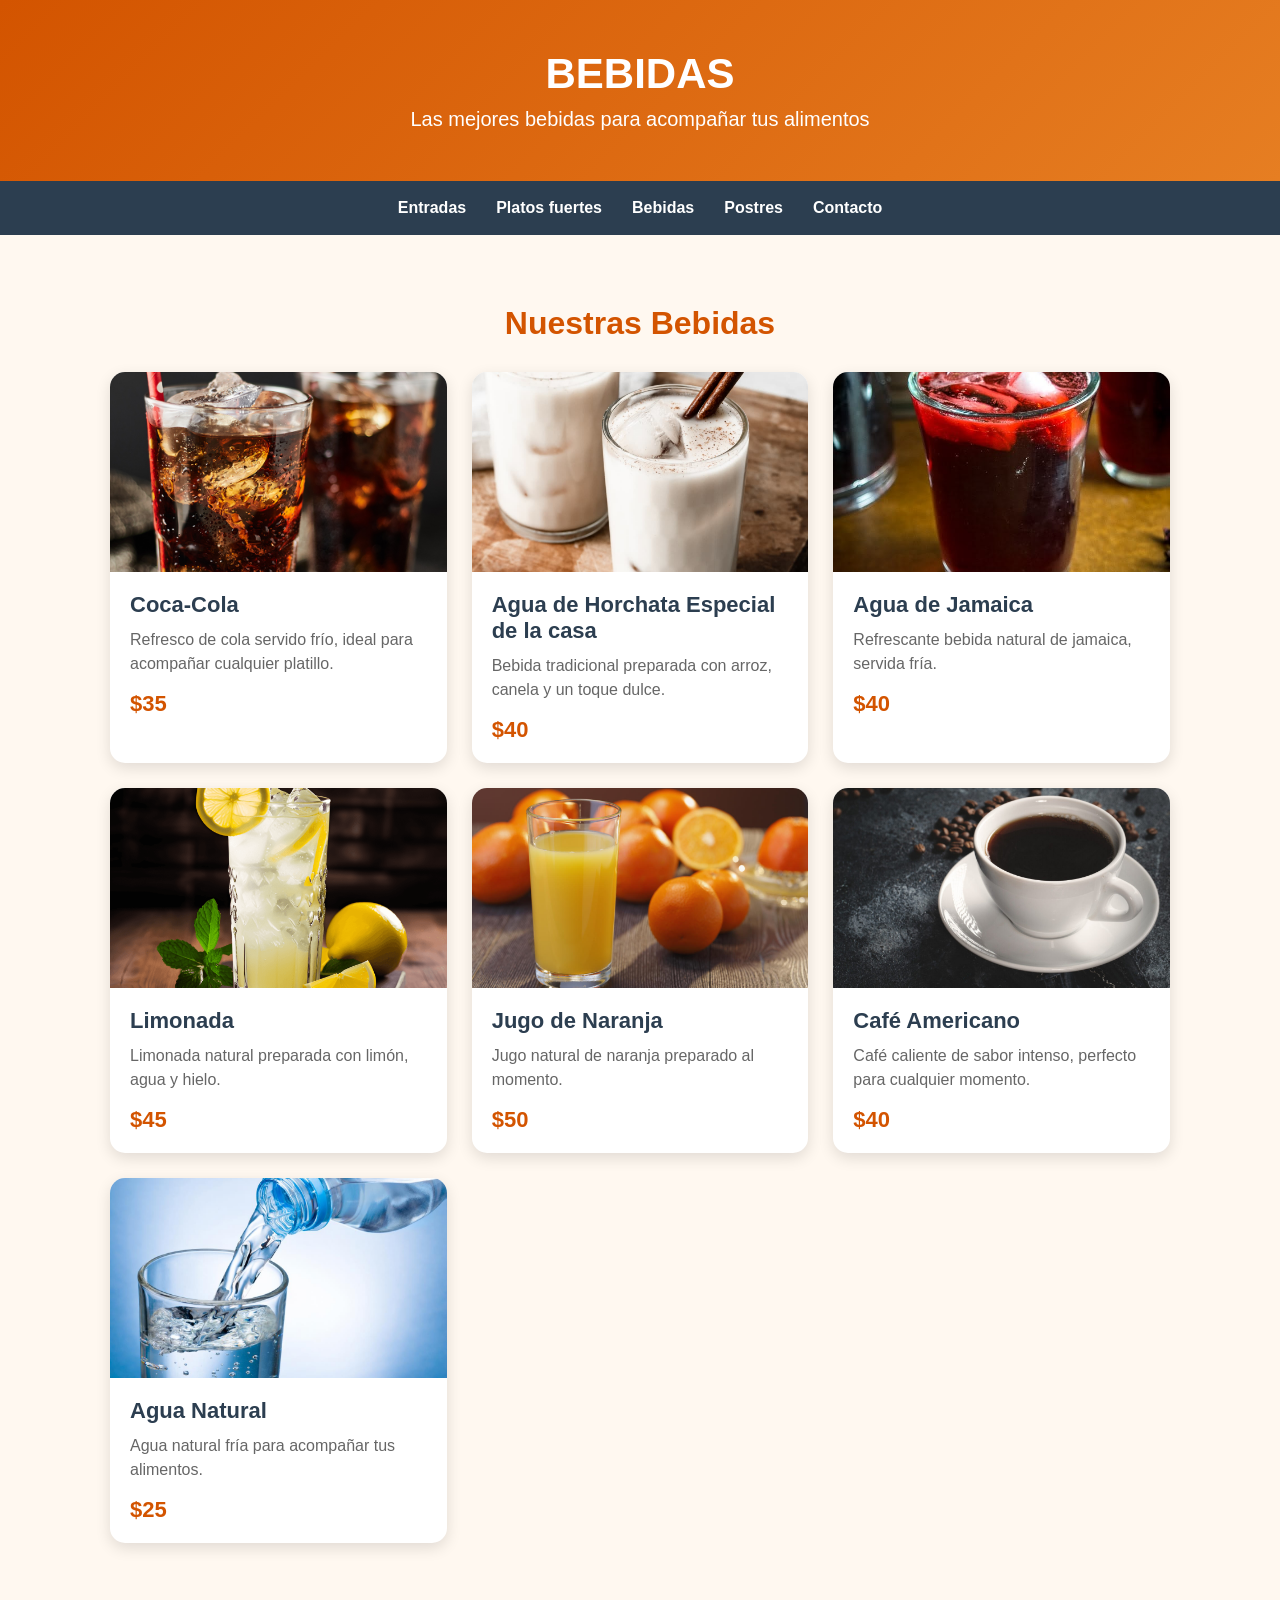
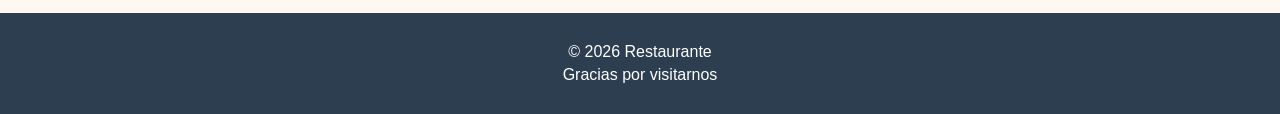
<file: bebidas.html>
<!DOCTYPE html>
<html lang="es">

<head>
    <meta charset="UTF-8">
    <meta name="viewport" content="width=device-width, initial-scale=1.0">

    <title>Bebidas | Restaurante</title>

    <link rel="stylesheet" href="style.css">
</head>

<body>

    <!-- ENCABEZADO -->
    <header class="encabezado">

        <h1>BEBIDAS</h1>

        <p>
            Las mejores bebidas para acompañar tus alimentos
        </p>

    </header>


    <!-- NAVEGACIÓN -->
    <nav class="navegacion">

     <a href="entradas.html">Entradas</a>
        <a href="platos.html">Platos fuertes</a>
        <a href="bebidas.html">Bebidas</a>
        <a href="postres.html">Postres</a>
        <a href="Contacto.html">Contacto</a>
    </nav>


    <!-- SECCIÓN DE BEBIDAS -->
    <section class="seccion" id="bebidas">

        <h2>Nuestras Bebidas</h2>

        <div class="menu">


            <!-- BEBIDA 1 -->
            <article class="producto">

                <img src="coca.jpg" alt="Coca Cola">

                <div class="producto-info">

                    <h3>Coca-Cola</h3>

                    <p>
                        Refresco de cola servido frío,
                        ideal para acompañar cualquier platillo.
                    </p>

                    <span>$35</span>

                </div>

            </article>


            <!-- BEBIDA 2 -->
            <article class="producto">

                <img src="horchata.jpg" alt="Agua de Horchata">

                <div class="producto-info">

                    <h3>Agua de Horchata Especial de la casa</h3>

                    <p>
                        Bebida tradicional preparada con arroz,
                        canela y un toque dulce.
                    </p>

                    <span>$40</span>

                </div>

            </article>


            <!-- BEBIDA 3 -->
            <article class="producto">

                <img src="jamaica.jpg" alt="Agua de Jamaica">

                <div class="producto-info">

                    <h3>Agua de Jamaica</h3>

                    <p>
                        Refrescante bebida natural de jamaica,
                        servida fría.
                    </p>

                    <span>$40</span>

                </div>

            </article>


            <!-- BEBIDA 4 -->
            <article class="producto">

                <img src="limonada.png" alt="Limonada">

                <div class="producto-info">

                    <h3>Limonada</h3>

                    <p>
                        Limonada natural preparada con limón,
                        agua y hielo.
                    </p>

                    <span>$45</span>

                </div>

            </article>


            <!-- BEBIDA 5 -->
            <article class="producto">

                <img src="jugo de naranja.jpg" alt="Jugo de Naranja">

                <div class="producto-info">

                    <h3>Jugo de Naranja</h3>

                    <p>
                        Jugo natural de naranja preparado
                        al momento.
                    </p>

                    <span>$50</span>

                </div>

            </article>


            <!-- BEBIDA 6 -->
            <article class="producto">

                <img src="cafeamericano.jpg" alt="Café Americano">

                <div class="producto-info">

                    <h3>Café Americano</h3>

                    <p>
                        Café caliente de sabor intenso,
                        perfecto para cualquier momento.
                    </p>

                    <span>$40</span>

                </div>

            </article>


            <!-- BEBIDA 7 -->
            <article class="producto">

                <img src="agua.jpg" alt="Agua Natural">

                <div class="producto-info">

                    <h3>Agua Natural</h3>

                    <p>
                        Agua natural fría para acompañar
                        tus alimentos.
                    </p>

                    <span>$25</span>

                </div>

            </article>


        </div>

    </section>


    <!-- PIE DE PÁGINA -->
    <footer>

        <p>© 2026 Restaurante</p>

        <p>Gracias por visitarnos</p>

    </footer>


</body>

</html>
</file>
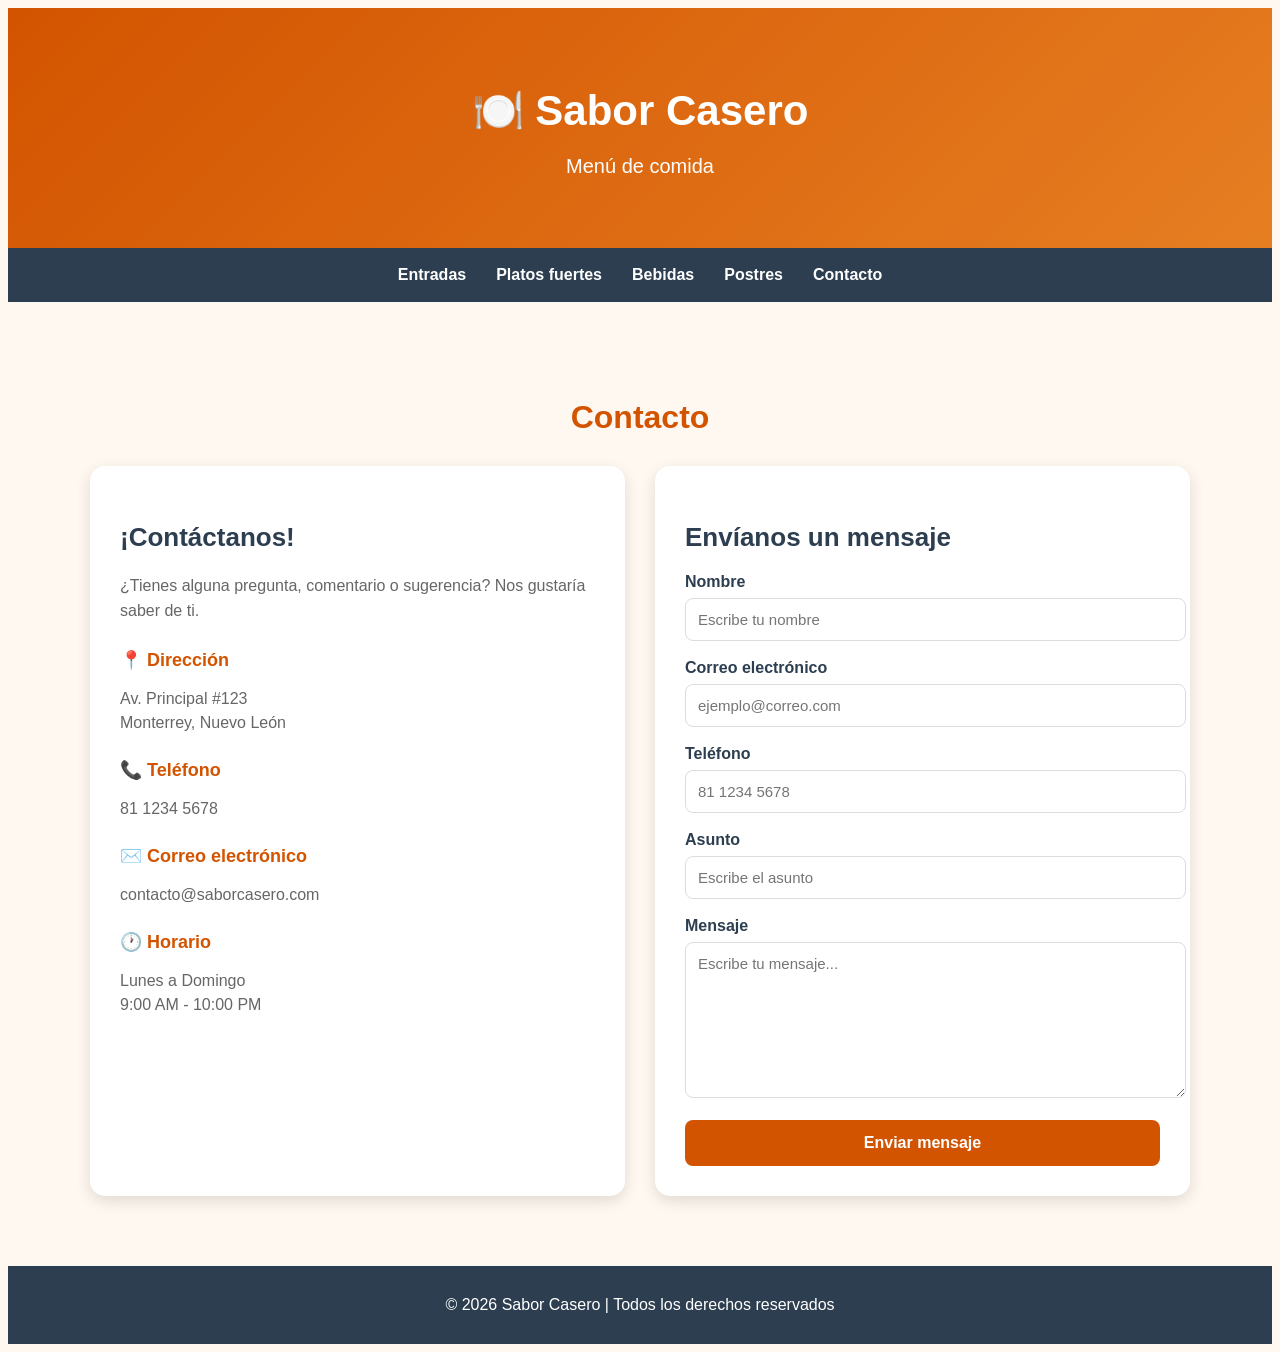
<file: Contacto.html>
<!DOCTYPE html> <html lang="es"> <head> <meta charset="UTF-8"> <meta name="viewport" content="width=device-width, initial-scale=1.0">
<title>Contacto | Sabor Casero</title>

<link rel="stylesheet" href="contacto.css">

</head> <body>
<header class="encabezado">
    <h1>🍽️ Sabor Casero</h1>
    <p>Menú de comida</p>
</header>

<nav class="navegacion">
    <a href="entradas.html">Entradas</a>
    <a href="platos.html">Platos fuertes</a>
    <a href="bebidas.html">Bebidas</a>
    <a href="postres.html">Postres</a>
    <a href="Contacto.html">Contacto</a>
</nav>

<main>

    <section class="seccion">

        <h2>Contacto</h2>

        <div class="contacto">

            <div class="informacion">

                <h3>¡Contáctanos!</h3>

                <p>
                    ¿Tienes alguna pregunta, comentario o sugerencia?
                    Nos gustaría saber de ti.
                </p>

                <div class="dato">
                    <h4>📍 Dirección</h4>
                    <p>
                        Av. Principal #123<br>
                        Monterrey, Nuevo León
                    </p>
                </div>

                <div class="dato">
                    <h4>📞 Teléfono</h4>
                    <p>81 1234 5678</p>
                </div>

                <div class="dato">
                    <h4>✉️ Correo electrónico</h4>
                    <p>contacto@saborcasero.com</p>
                </div>

                <div class="dato">
                    <h4>🕐 Horario</h4>
                    <p>
                        Lunes a Domingo<br>
                        9:00 AM - 10:00 PM
                    </p>
                </div>

            </div>


            <div class="formulario">

                <h3>Envíanos un mensaje</h3>

                <form>

                    <label for="nombre">Nombre</label>
                    <input
                        type="text"
                        id="nombre"
                        name="nombre"
                        placeholder="Escribe tu nombre"
                        required
                    >

                    <label for="correo">Correo electrónico</label>
                    <input
                        type="email"
                        id="correo"
                        name="correo"
                        placeholder="ejemplo@correo.com"
                        required
                    >

                    <label for="telefono">Teléfono</label>
                    <input
                        type="tel"
                        id="telefono"
                        name="telefono"
                        placeholder="81 1234 5678"
                    >

                    <label for="asunto">Asunto</label>
                    <input
                        type="text"
                        id="asunto"
                        name="asunto"
                        placeholder="Escribe el asunto"
                        required
                    >

                    <label for="mensaje">Mensaje</label>
                    <textarea
                        id="mensaje"
                        name="mensaje"
                        placeholder="Escribe tu mensaje..."
                        required
                    ></textarea>

                    <button type="submit">
                        Enviar mensaje
                    </button>

                </form>

            </div>

        </div>

    </section>

</main>

<footer>
    <p>© 2026 Sabor Casero | Todos los derechos reservados</p>
</footer>

</body> </html>
</file>
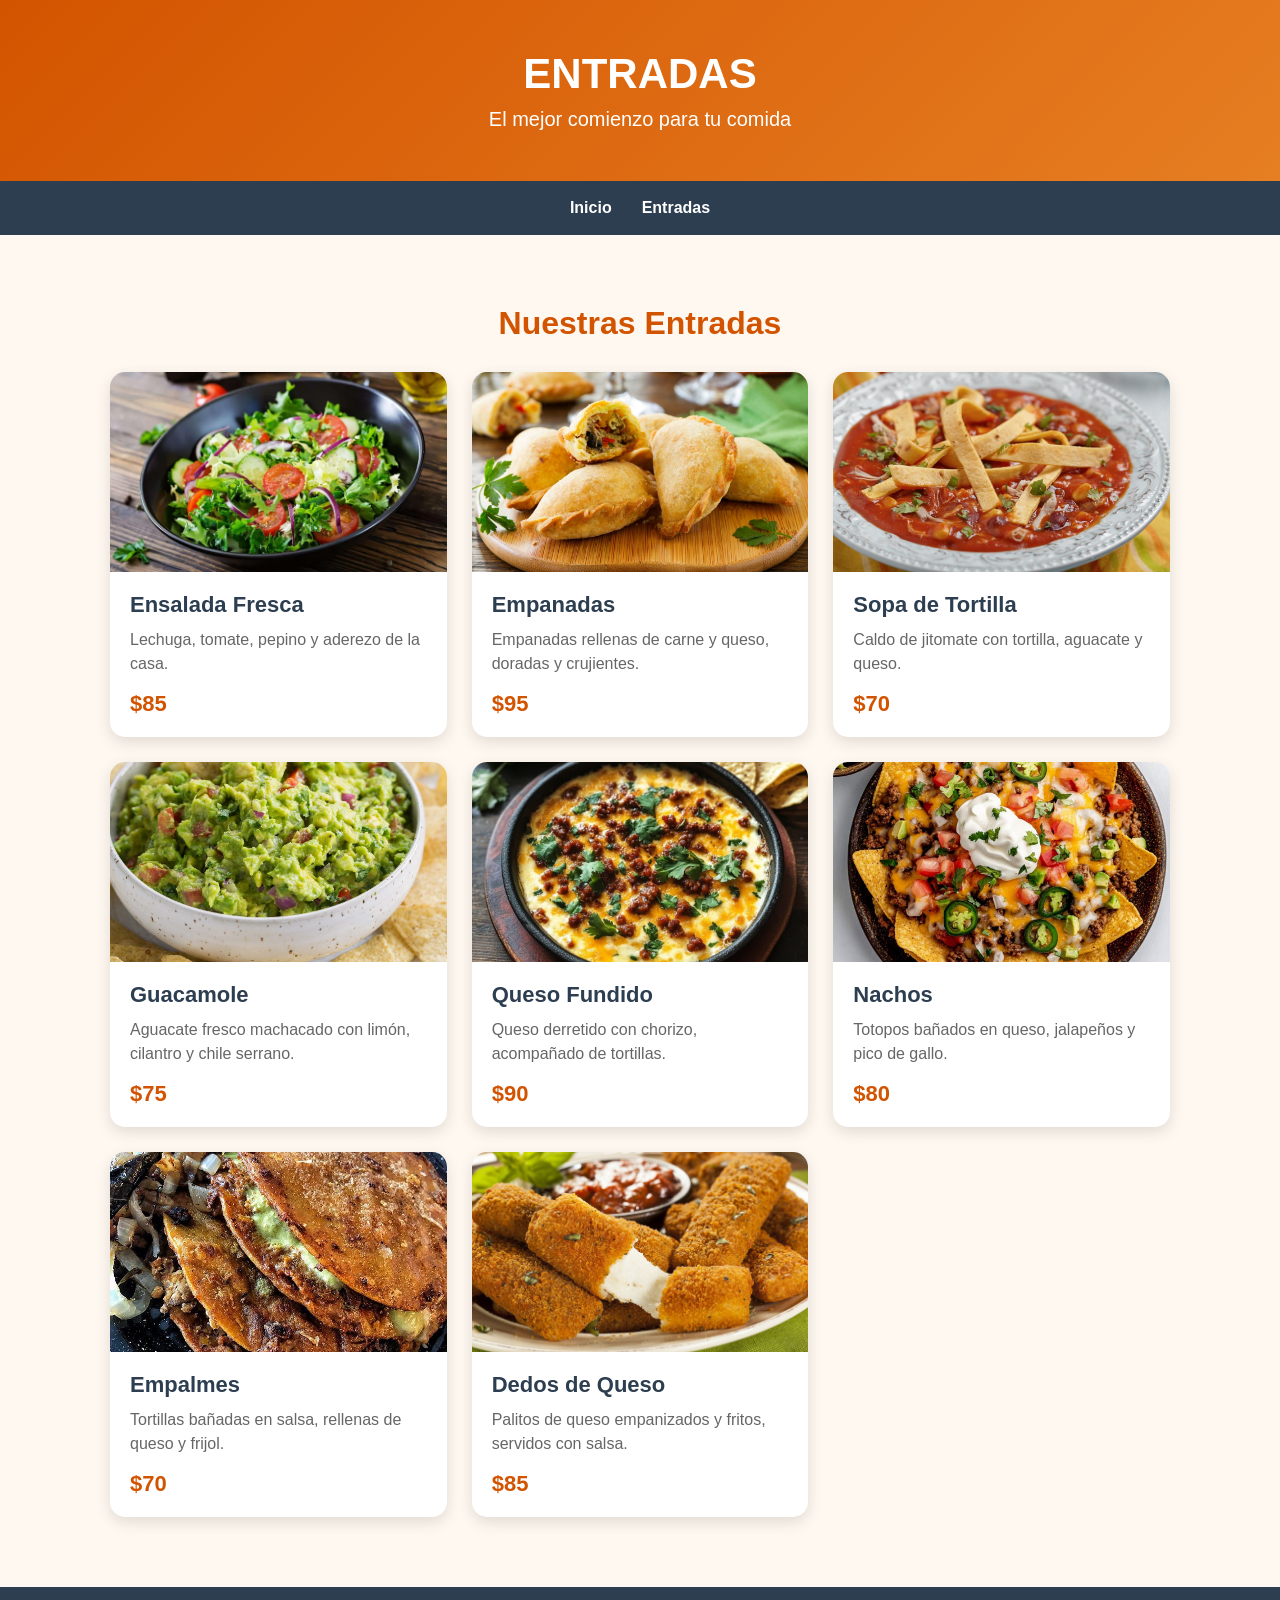
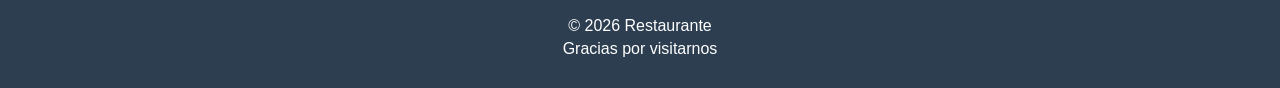
<file: entradas.html>
<!DOCTYPE html>
<html lang="es">

<head>
    <meta charset="UTF-8">
    <meta name="viewport" content="width=device-width, initial-scale=1.0">

    <title>Entradas | Restaurante</title>

    <link rel="stylesheet" href="style.css">
</head>

<body>

    <!-- ENCABEZADO -->
    <header class="encabezado">

        <h1>ENTRADAS</h1>

        <p>
            El mejor comienzo para tu comida
        </p>

    </header>


    <!-- NAVEGACIÓN -->
    <nav class="navegacion">

        <a href="index.html">Inicio</a>

        <a href="#entradas">Entradas</a>

    </nav>


    <!-- SECCIÓN DE ENTRADAS -->
    <section class="seccion" id="entradas">

        <h2>Nuestras Entradas</h2>

        <div class="menu">


            <!-- ENTRADA 1 -->
            <article class="producto">

                <img src="ensalada.webp" alt="Ensalada Fresca">

                <div class="producto-info">

                    <h3>Ensalada Fresca</h3>

                    <p>
                        Lechuga, tomate, pepino y aderezo
                        de la casa.
                    </p>

                    <span>$85</span>

                </div>

            </article>


            <!-- ENTRADA 2 -->
            <article class="producto">

                <img src="empanadas.jpg" alt="Empanadas">

                <div class="producto-info">

                    <h3>Empanadas</h3>

                    <p>
                        Empanadas rellenas de carne y queso,
                        doradas y crujientes.
                    </p>

                    <span>$95</span>

                </div>

            </article>


            <!-- ENTRADA 3 -->
            <article class="producto">

                <img src="sopa.jpg" alt="Sopa de Tortilla">

                <div class="producto-info">

                    <h3>Sopa de Tortilla</h3>

                    <p>
                        Caldo de jitomate con tortilla,
                        aguacate y queso.
                    </p>

                    <span>$70</span>

                </div>

            </article>


            <!-- ENTRADA 4 -->
            <article class="producto">

                <img src="guacamole.jpg" alt="Guacamole">

                <div class="producto-info">

                    <h3>Guacamole</h3>

                    <p>
                        Aguacate fresco machacado con limón,
                        cilantro y chile serrano.
                    </p>

                    <span>$75</span>

                </div>

            </article>


            <!-- ENTRADA 5 -->
            <article class="producto">

                <img src="quesofundido.jpg" alt="Queso Fundido">

                <div class="producto-info">

                    <h3>Queso Fundido</h3>

                    <p>
                        Queso derretido con chorizo,
                        acompañado de tortillas.
                    </p>

                    <span>$90</span>

                </div>

            </article>


            <!-- ENTRADA 6 -->
            <article class="producto">

                <img src="nachos.jpg" alt="Nachos">

                <div class="producto-info">

                    <h3>Nachos</h3>

                    <p>
                        Totopos bañados en queso, jalapeños
                        y pico de gallo.
                    </p>

                    <span>$80</span>

                </div>

            </article>


            <!-- ENTRADA 7 -->
            <article class="producto">

                <img src="empalmes.jpg" alt="Empalmes">

                <div class="producto-info">

                    <h3>Empalmes</h3>

                    <p>
                        Tortillas bañadas en salsa, rellenas
                        de queso y frijol.
                    </p>

                    <span>$70</span>

                </div>

            </article>


            <!-- ENTRADA 8 -->
            <article class="producto">

                <img src="dedosqueso.jpg" alt="Dedos de Queso">

                <div class="producto-info">

                    <h3>Dedos de Queso</h3>

                    <p>
                        Palitos de queso empanizados y fritos,
                        servidos con salsa.
                    </p>

                    <span>$85</span>

                </div>

            </article>


        </div>

    </section>


    <!-- PIE DE PÁGINA -->
    <footer>

        <p>© 2026 Restaurante</p>

        <p>Gracias por visitarnos</p>

    </footer>


</body>

</html>
</file>
<file: style.css>
* {
    margin: 0;
    padding: 0;
    box-sizing: border-box;
}

html {
    scroll-behavior: smooth;
}

body {
    font-family: Arial, Helvetica, sans-serif;
    background-color: #fff8f0;
    color: #333;
}


/* -------------------------
   ENCABEZADO
------------------------- */

.encabezado {
    background: linear-gradient(135deg, #d35400, #e67e22);
    color: white;
    text-align: center;
    padding: 50px 20px;
}

.encabezado h1 {
    font-size: 42px;
    margin-bottom: 10px;
}

.encabezado p {
    font-size: 20px;
}


/* -------------------------
   NAVEGACIÓN
------------------------- */

.navegacion {
    background-color: #2c3e50;
    display: flex;
    justify-content: center;
    gap: 30px;
    padding: 18px;
    position: sticky;
    top: 0;
    z-index: 100;
}

.navegacion a {
    color: white;
    text-decoration: none;
    font-weight: bold;
    transition: 0.3s;
}

.navegacion a:hover {
    color: #f39c12;
}


/* -------------------------
   SECCIÓN
------------------------- */

.seccion {
    max-width: 1100px;
    margin: 50px auto;
    padding: 20px;
}

.seccion h2 {
    text-align: center;
    color: #d35400;
    font-size: 32px;
    margin-bottom: 30px;
}


/* -------------------------
   MENÚ DE BEBIDAS
------------------------- */

.menu {
    display: grid;
    grid-template-columns: repeat(auto-fit, minmax(280px, 1fr));
    gap: 25px;
}


/* -------------------------
   PRODUCTOS
------------------------- */

.producto {
    background-color: white;
    border-radius: 15px;
    overflow: hidden;

    box-shadow: 0 5px 15px rgba(0, 0, 0, 0.12);

    transition:
        transform 0.3s,
        box-shadow 0.3s;
}

.producto:hover {
    transform: translateY(-8px);

    box-shadow: 0 10px 25px rgba(0, 0, 0, 0.2);
}


/* -------------------------
   IMÁGENES
------------------------- */

.producto img {
    width: 100%;
    height: 200px;
    object-fit: cover;
    display: block;
}


/* -------------------------
   INFORMACIÓN
------------------------- */

.producto-info {
    padding: 20px;
}

.producto-info h3 {
    color: #2c3e50;
    font-size: 22px;
    margin-bottom: 10px;
}

.producto-info p {
    color: #666;
    line-height: 1.5;
    margin-bottom: 15px;
}

.producto-info span {
    color: #d35400;
    font-size: 22px;
    font-weight: bold;
}


/* -------------------------
   FOOTER
------------------------- */

footer {
    background-color: #2c3e50;
    color: white;
    text-align: center;
    padding: 25px;
    margin-top: 50px;
}

footer p {
    margin: 5px;
}


/* -------------------------
   RESPONSIVE
------------------------- */

@media (max-width: 600px) {

    .encabezado h1 {
        font-size: 32px;
    }

    .encabezado p {
        font-size: 17px;
    }

    .navegacion {
        gap: 15px;
        flex-wrap: wrap;
    }

    .navegacion a {
        font-size: 14px;
    }

    .seccion {
        margin: 30px auto;
        padding: 15px;
    }

    .seccion h2 {
        font-size: 28px;
    }

    .producto img {
        height: 220px;
    }
}
</file>
<file: contacto.css>
{
margin: 0;
padding: 0;
box-sizing: border-box;
}

html {
scroll-behavior: smooth;
}

body {
font-family: Arial, Helvetica, sans-serif;
background-color: #fff8f0;
color: #333;
}

/* -------------------------
ENCABEZADO
------------------------- */

.encabezado {
background: linear-gradient(135deg, #d35400, #e67e22);
color: white;
text-align: center;
padding: 50px 20px;
}

.encabezado h1 {
font-size: 42px;
margin-bottom: 10px;
}

.encabezado p {
font-size: 20px;
}

/* -------------------------
NAVEGACIÓN
------------------------- */

.navegacion {
background-color: #2c3e50;
display: flex;
justify-content: center;
gap: 30px;
padding: 18px;
position: sticky;
top: 0;
z-index: 100;
}

.navegacion a {
color: white;
text-decoration: none;
font-weight: bold;
transition: 0.3s;
}

.navegacion a:hover {
color: #f39c12;
}

/* -------------------------
SECCIÓN
------------------------- */

.seccion {
max-width: 1100px;
margin: 50px auto;
padding: 20px;
}

.seccion h2 {
text-align: center;
color: #d35400;
font-size: 32px;
margin-bottom: 30px;
}

/* -------------------------
CONTACTO
------------------------- */

.contacto {
display: grid;
grid-template-columns: 1fr 1fr;
gap: 30px;
}

/* -------------------------
INFORMACIÓN
------------------------- */

.informacion {
background-color: white;
padding: 30px;
border-radius: 15px;
box-shadow: 0 5px 15px rgba(0, 0, 0, 0.12);
}

.informacion h3 {
color: #2c3e50;
font-size: 26px;
margin-bottom: 20px;
}

.informacion > p {
color: #666;
line-height: 1.6;
margin-bottom: 25px;
}

.dato {
margin-bottom: 22px;
}

.dato h4 {
color: #d35400;
font-size: 18px;
margin-bottom: 5px;
}

.dato p {
color: #666;
line-height: 1.5;
}

/* -------------------------
FORMULARIO
------------------------- */

.formulario {
background-color: white;
padding: 30px;
border-radius: 15px;
box-shadow: 0 5px 15px rgba(0, 0, 0, 0.12);
}

.formulario h3 {
color: #2c3e50;
font-size: 26px;
margin-bottom: 20px;
}

.formulario label {
display: block;
color: #2c3e50;
font-weight: bold;
margin-bottom: 7px;
}

.formulario input,
.formulario textarea {
width: 100%;
padding: 12px;
margin-bottom: 18px;
border: 1px solid #ddd;
border-radius: 8px;
font-family: Arial, Helvetica, sans-serif;
font-size: 15px;
}

.formulario input:focus,
.formulario textarea:focus {
outline: none;
border-color: #d35400;
}

.formulario textarea {
height: 130px;
resize: vertical;
}

/* -------------------------
BOTÓN
------------------------- */

.formulario button {
width: 100%;
padding: 14px;
background-color: #d35400;
color: white;
border: none;
border-radius: 8px;
font-size: 16px;
font-weight: bold;
cursor: pointer;
transition: 0.3s;
}

.formulario button:hover {
background-color: #e67e22;
transform: translateY(-2px);
}

/* -------------------------
FOOTER
------------------------- */

footer {
background-color: #2c3e50;
color: white;
text-align: center;
padding: 25px;
margin-top: 50px;
}

footer p {
margin: 5px;
}

/* -------------------------
RESPONSIVE
------------------------- */

@media (max-width: 700px) {

.encabezado h1 {
    font-size: 32px;
}

.encabezado p {
    font-size: 17px;
}

.navegacion {
    gap: 15px;
    flex-wrap: wrap;
}

.navegacion a {
    font-size: 14px;
}

.seccion {
    margin: 30px auto;
    padding: 15px;
}

.seccion h2 {
    font-size: 28px;
}

.contacto {
    grid-template-columns: 1fr;
}

.informacion,
.formulario {
    padding: 20px;
}


}
</file>
